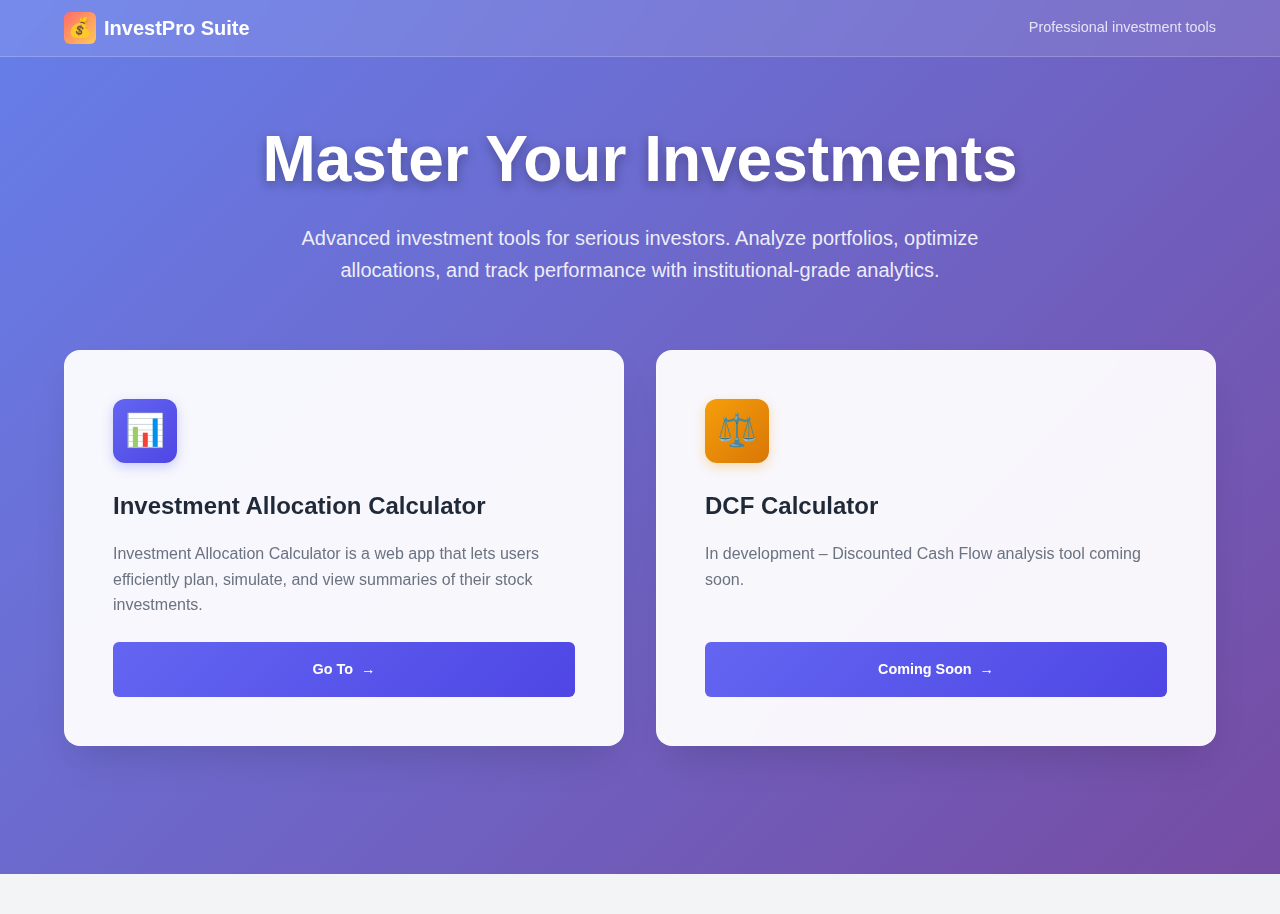
<file: index.html>
<!DOCTYPE html>
<html lang="en">

<head>
    <meta charset="UTF-8">
    <meta name="viewport" content="width=device-width, initial-scale=1.0">
    <title>InvestPro Suite</title>

    <!-- CSS -->
    <link rel="stylesheet" href="assets/css/style.css">

</head>

<body>
    <!-- =======================
         Header Section
    ======================== -->
    <header class="header">
        <div class="container header-container">
            <a href="#" class="logo">
                <div class="logo-icon">💰</div>
                <span class="logo-text">InvestPro Suite</span>
            </a>
            <p class="tagline">Professional investment tools</p>
        </div>
    </header>

    <!-- =======================
         Main Section
    ======================== -->
    <main class="main">
        <div class="container">
            <!-- Hero Section -->
            <section class="hero-section">
                <h1 class="hero-title">Master Your Investments</h1>
                <p class="hero-subtitle">Advanced investment tools for serious investors. Analyze portfolios, optimize
                    allocations, and track performance with institutional-grade analytics.</p>
            </section>

            <!-- Tools Grid -->
            <section class="tools-grid">
                <!-- Investment Allocation Calculator Tool -->
                <a class="tool-card" data-tool="investment-allocation-calculator">
                    <div class="tool-icon">📊</div>
                    <h2 class="tool-title">Investment Allocation Calculator</h2>
                    <p class="tool-description">Investment Allocation Calculator is a web app that lets users
                        efficiently plan, simulate, and view summaries of their stock investments.</p>
                    <span class="launch-button">Go To</span>
                </a>

                <!-- DCF Calculator Tool -->
                <a class="tool-card" data-tool="dcf-calculator">
                    <div class="tool-icon">⚖️</div>
                    <h2 class="tool-title">DCF Calculator</h2>
                    <p class="tool-description">In development – Discounted Cash Flow analysis tool coming soon.</p>
                    <span class="launch-button">Coming Soon</span>
                </a>
            </section>
        </div>
    </main>

    <!-- =======================
         Footer Section
    ======================== -->
    <footer id="footer" style="text-align:center; padding:20px 0; background:#f3f4f6; color:#6b7280; font-size:0.9rem;">
    </footer>

    <!-- JS -->
    <script src="assets/js/script.js"></script>

</body>

</html>
</file>
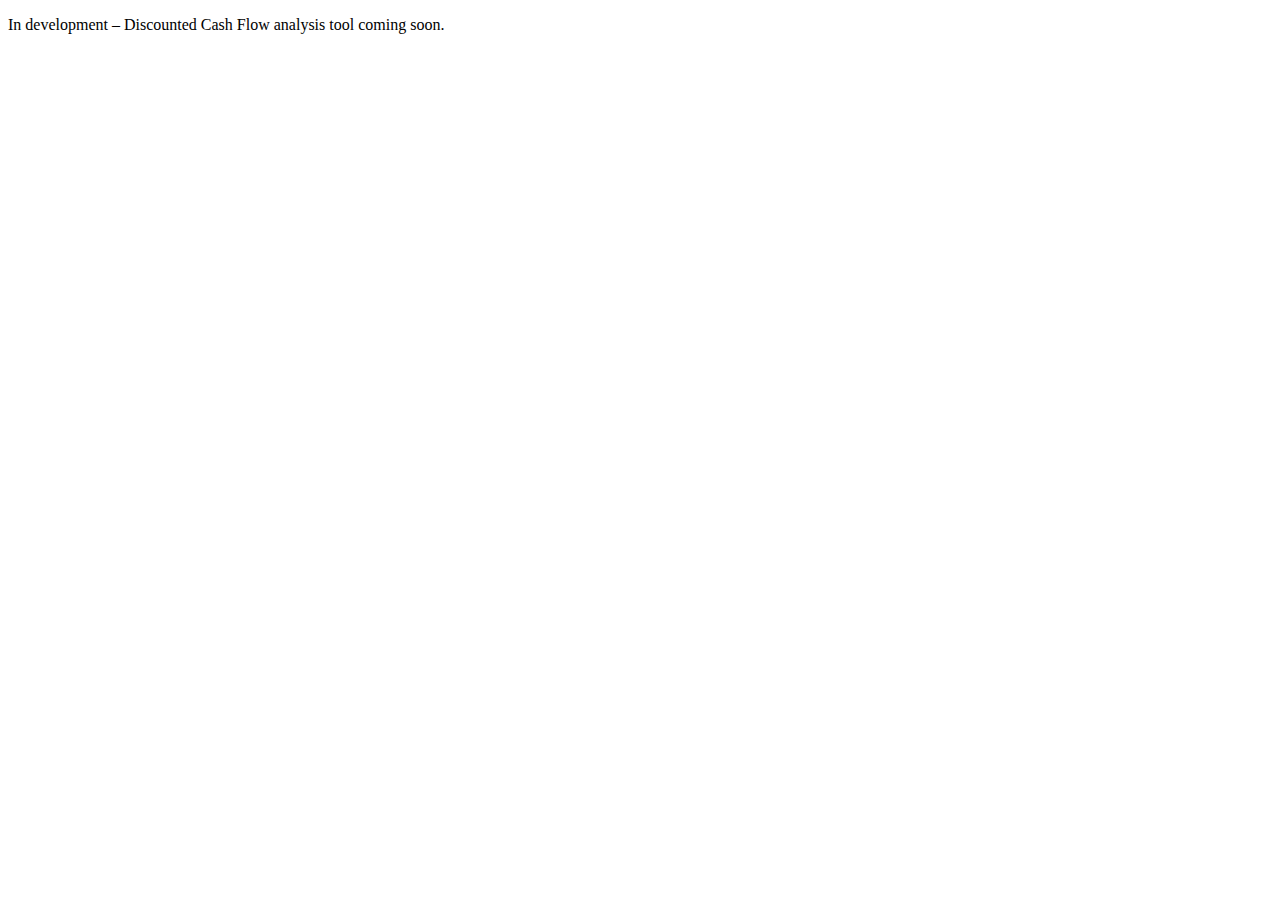
<file: data/dcf_calculator/index.html>
<!DOCTYPE html>
<html lang="en">

<head>
    <meta charset="UTF-8">
    <meta name="viewport" content="width=device-width, initial-scale=1.0">
    <title>DCF Calculator</title>
</head>

<body>
    <p>In development – Discounted Cash Flow analysis tool coming soon.</p>
</body>

</html>
</file>
<file: assets/css/style.css>
/* =======================
    CSS Reset & Base Styles
======================== */
* {
    margin: 0;
    padding: 0;
    box-sizing: border-box;
}

/* =======================
    CSS Variables
======================== */
:root {
    --primary: #6366f1;
    --primary-dark: #4f46e5;
    --accent: #10b981;
    --text-primary: #1f2937;
    --text-secondary: #6b7280;
    --text-light: #9ca3af;
    --bg: #ffffff;
    --surface: #f9fafb;
    --border: #e5e7eb;
    --shadow: 0 10px 25px -5px rgba(0, 0, 0, .1), 0 4px 6px -2px rgba(0, 0, 0, .05);
    --shadow-lg: 0 20px 40px -12px rgba(0, 0, 0, .15);
    --font-sans: 'Inter', -apple-system, BlinkMacSystemFont, 'Segoe UI', Roboto, sans-serif;
    --font-mono: 'JetBrains Mono', 'Fira Code', monospace;
    --space-xs: .5rem;
    --space-sm: 1rem;
    --space-md: 1.5rem;
    --space-lg: 2rem;
    --space-xl: 3rem;
    --space-2xl: 4rem;
    --radius-sm: 6px;
    --radius-md: 12px;
    --radius-lg: 16px;
    --radius-xl: 24px;
    --gradient-primary: linear-gradient(135deg, #667eea 0%, #764ba2 100%);
    --gradient-icon1: linear-gradient(135deg, #6366f1, #4f46e5);
    --gradient-icon2: linear-gradient(135deg, #f59e0b, #d97706);
}

/* =======================
    Body & Container
======================== */
body {
    font-family: var(--font-sans);
    line-height: 1.6;
    color: var(--text-primary);
    background: var(--gradient-primary);
    min-height: 100vh;
}

.container {
    max-width: 1200px;
    margin: 0 auto;
    padding: 0 var(--space-md);
}

/* =======================
    Header Section
======================== */
.header {
    position: sticky;
    top: 0;
    z-index: 100;
    background: rgba(255, 255, 255, 0.1);
    backdrop-filter: blur(15px);
    border-bottom: 1px solid rgba(255, 255, 255, 0.2);
    padding: 0.75rem var(--space-md);
    display: flex;
    justify-content: center;
}

.header-container {
    display: flex;
    flex-direction: column;
    align-items: center;
    width: 100%;
}

.logo {
    display: flex;
    align-items: center;
    gap: 0.5rem;
    font-size: 1.25rem;
    font-weight: 700;
    color: white;
    text-decoration: none;
}

.logo-icon {
    width: 32px;
    height: 32px;
    background: linear-gradient(135deg, #ff6b6b, #feca57);
    border-radius: var(--radius-sm);
    display: flex;
    align-items: center;
    justify-content: center;
    font-size: 1.2rem;
}

.logo-text {
    white-space: nowrap;
}

.tagline {
    font-size: 0.85rem;
    color: rgba(255, 255, 255, 0.8);
    margin-top: 0.25rem;
    text-align: center;
}

@media (min-width: 768px) {
    .header-container {
        flex-direction: row;
        justify-content: space-between;
        align-items: center;
    }

    .tagline {
        margin-top: 0;
        font-size: 0.9rem;
    }
}

/* =======================
    Main Content
======================== */
.main {
    padding: var(--space-2xl) 0;
    min-height: calc(100vh - 200px);
}

.hero-section {
    text-align: center;
    margin-bottom: var(--space-2xl);
}

.hero-title {
    font-size: clamp(2.5rem, 5vw, 4rem);
    font-weight: 800;
    color: white;
    margin-bottom: var(--space-md);
    line-height: 1.2;
    text-shadow: 0 4px 12px rgba(0, 0, 0, .3);
}

.hero-subtitle {
    font-size: 1.25rem;
    color: rgba(255, 255, 255, .9);
    margin-bottom: var(--space-xl);
    max-width: 700px;
    margin: 0 auto;
}

/* =======================
    Tools Grid & Cards
======================== */
.tools-grid {
    display: grid;
    grid-template-columns: repeat(auto-fit, minmax(320px, 1fr));
    gap: var(--space-lg);
    margin-bottom: var(--space-2xl);
}

.tool-card {
    background: rgba(255, 255, 255, .95);
    backdrop-filter: blur(20px);
    border-radius: var(--radius-lg);
    padding: var(--space-xl);
    border: 1px solid rgba(255, 255, 255, .3);
    box-shadow: var(--shadow-lg);
    transition: all .3s cubic-bezier(.4, 0, .2, 1);
    position: relative;
    overflow: hidden;
    cursor: pointer;
    color: inherit;
    text-decoration: none;

    /* ✅ added for equal button alignment */
    display: flex;
    flex-direction: column;
}

/* Gradient line on top of tool card */
.tool-card::before {
    content: '';
    position: absolute;
    top: 0;
    left: 0;
    right: 0;
    height: 4px;
    background: linear-gradient(90deg, var(--primary), var(--accent));
    transform: translateX(-100%);
    transition: transform .3s ease;
}

.tool-card:hover::before {
    transform: translateX(0);
}

/* Hover effect for cards */
.tool-card:hover {
    transform: translateY(-8px) scale(1.02);
    box-shadow: 0 25px 50px -12px rgba(0, 0, 0, .25);
    border-color: rgba(255, 255, 255, .5);
}

/* Tool icon */
.tool-icon {
    width: 64px;
    height: 64px;
    border-radius: var(--radius-md);
    display: flex;
    align-items: center;
    justify-content: center;
    margin-bottom: var(--space-md);
    font-size: 2rem;
    color: white;
    box-shadow: 0 4px 12px rgba(0, 0, 0, .1);
}

.tool-card:nth-child(1) .tool-icon {
    background: var(--gradient-icon1);
    box-shadow: 0 4px 12px rgba(99, 102, 241, .3);
}

.tool-card:nth-child(2) .tool-icon {
    background: var(--gradient-icon2);
    box-shadow: 0 4px 12px rgba(245, 158, 11, .3);
}

/* Tool Title & Description */
.tool-title {
    font-size: 1.5rem;
    font-weight: 700;
    margin-bottom: var(--space-sm);
    color: var(--text-primary);
}

.tool-description {
    color: var(--text-secondary);
    margin-bottom: var(--space-md);
    line-height: 1.6;

    /* ✅ let description grow and push button down */
    flex-grow: 1;
}

/* Launch button */
.launch-button {
    display: inline-flex;
    align-items: center;
    justify-content: center;
    gap: var(--space-xs);
    padding: var(--space-sm) var(--space-md);
    background: var(--gradient-icon1);
    color: white;
    border: none;
    border-radius: var(--radius-sm);
    font-weight: 600;
    font-size: .9rem;
    cursor: pointer;
    transition: all .2s ease;
    text-decoration: none;

    /* ✅ button pinned at bottom */
    margin-top: auto;
}

.launch-button::after {
    content: '→';
    transition: transform .2s ease;
}

.launch-button:hover {
    transform: translateY(-1px);
    box-shadow: 0 4px 12px rgba(99, 102, 241, .4);
}

.launch-button:hover::after {
    transform: translateX(2px);
}

/* =======================
    Footer
======================== */
.footer {
    background: rgba(0, 0, 0, .2);
    backdrop-filter: blur(20px);
    border-top: 1px solid rgba(255, 255, 255, .1);
    padding: var(--space-lg) 0;
    text-align: center;
}

.footer-text {
    color: rgba(255, 255, 255, .7);
    font-size: .9rem;
}

/* =======================
    Responsive Styles
======================== */
@media(max-width:768px) {
    .container {
        padding: 0 var(--space-sm);
    }

    .hero-title {
        font-size: 2.5rem;
    }

    .hero-subtitle {
        font-size: 1.1rem;
    }

    .tools-grid {
        grid-template-columns: 1fr;
        gap: var(--space-md);
    }

    .tool-card {
        padding: var(--space-lg);
    }
}

@media(max-width:480px) {
    .hero-title {
        font-size: 2rem;
    }
}
</file>
